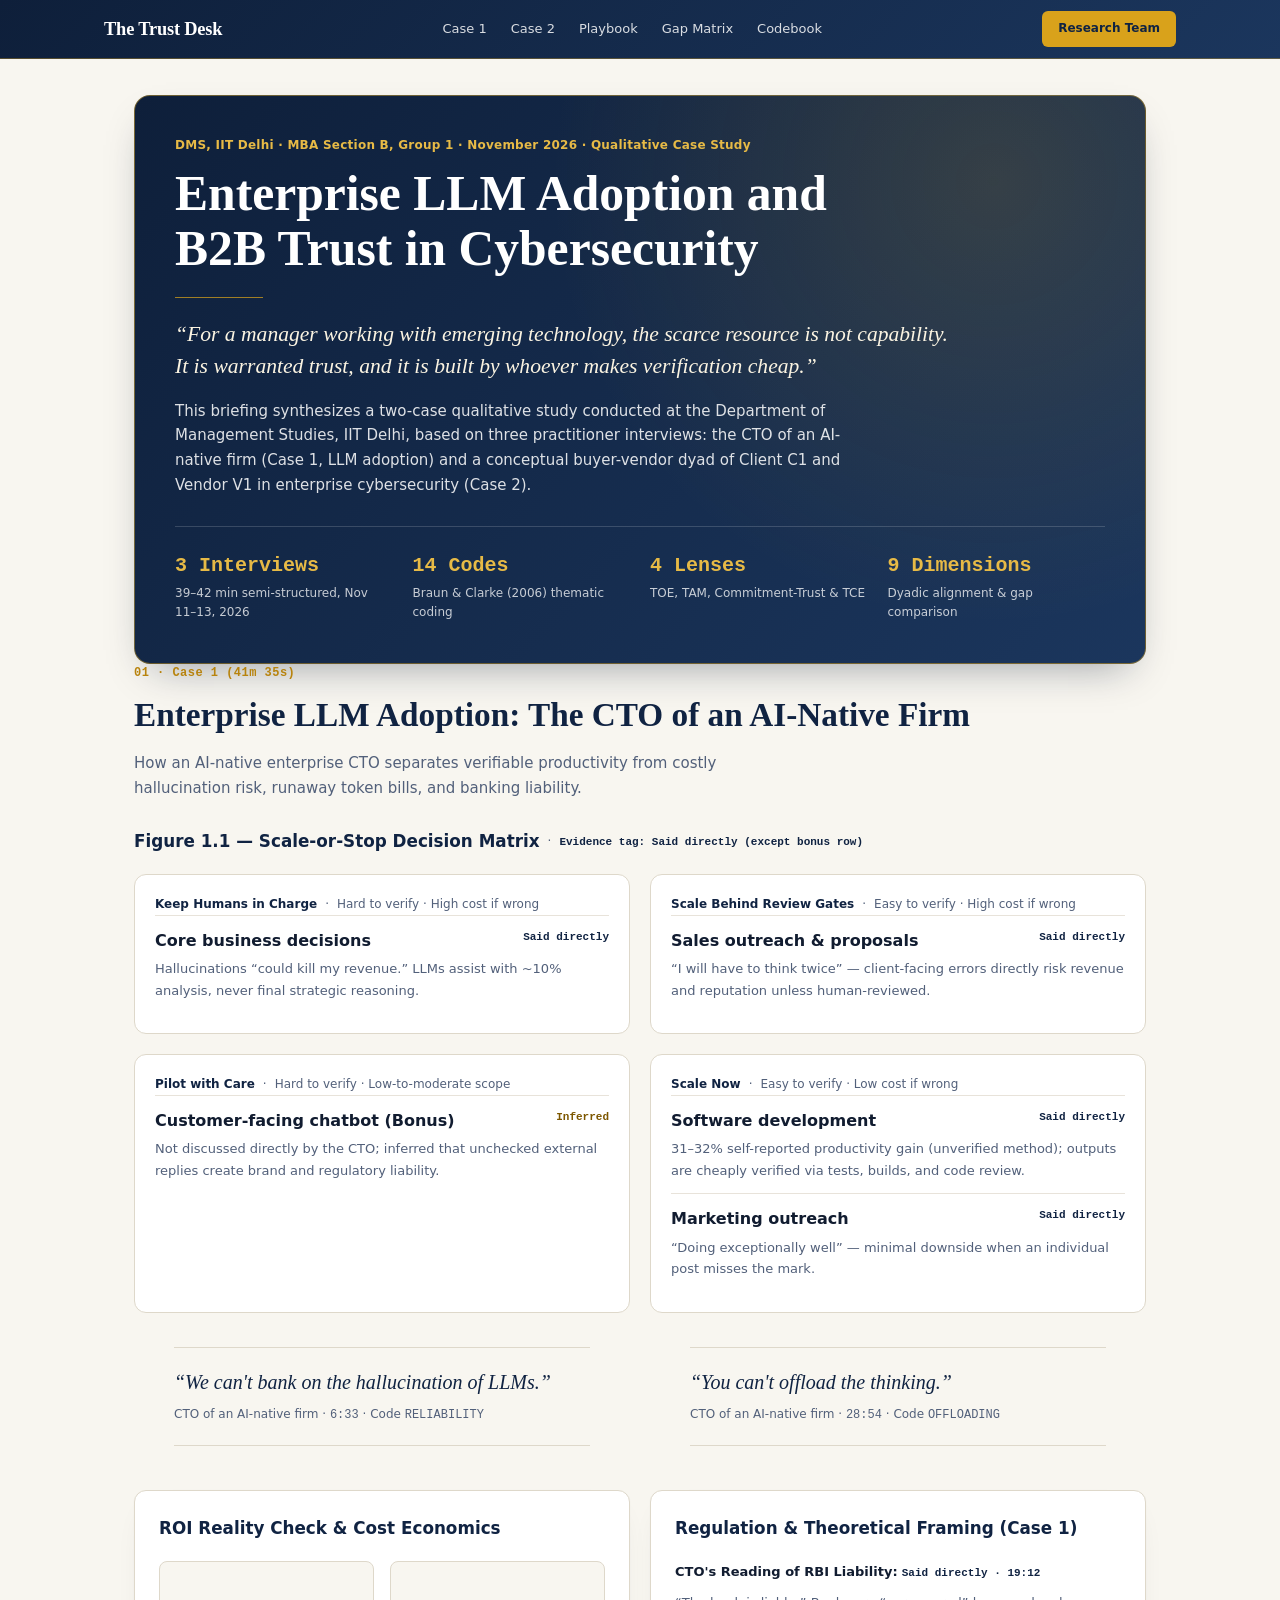
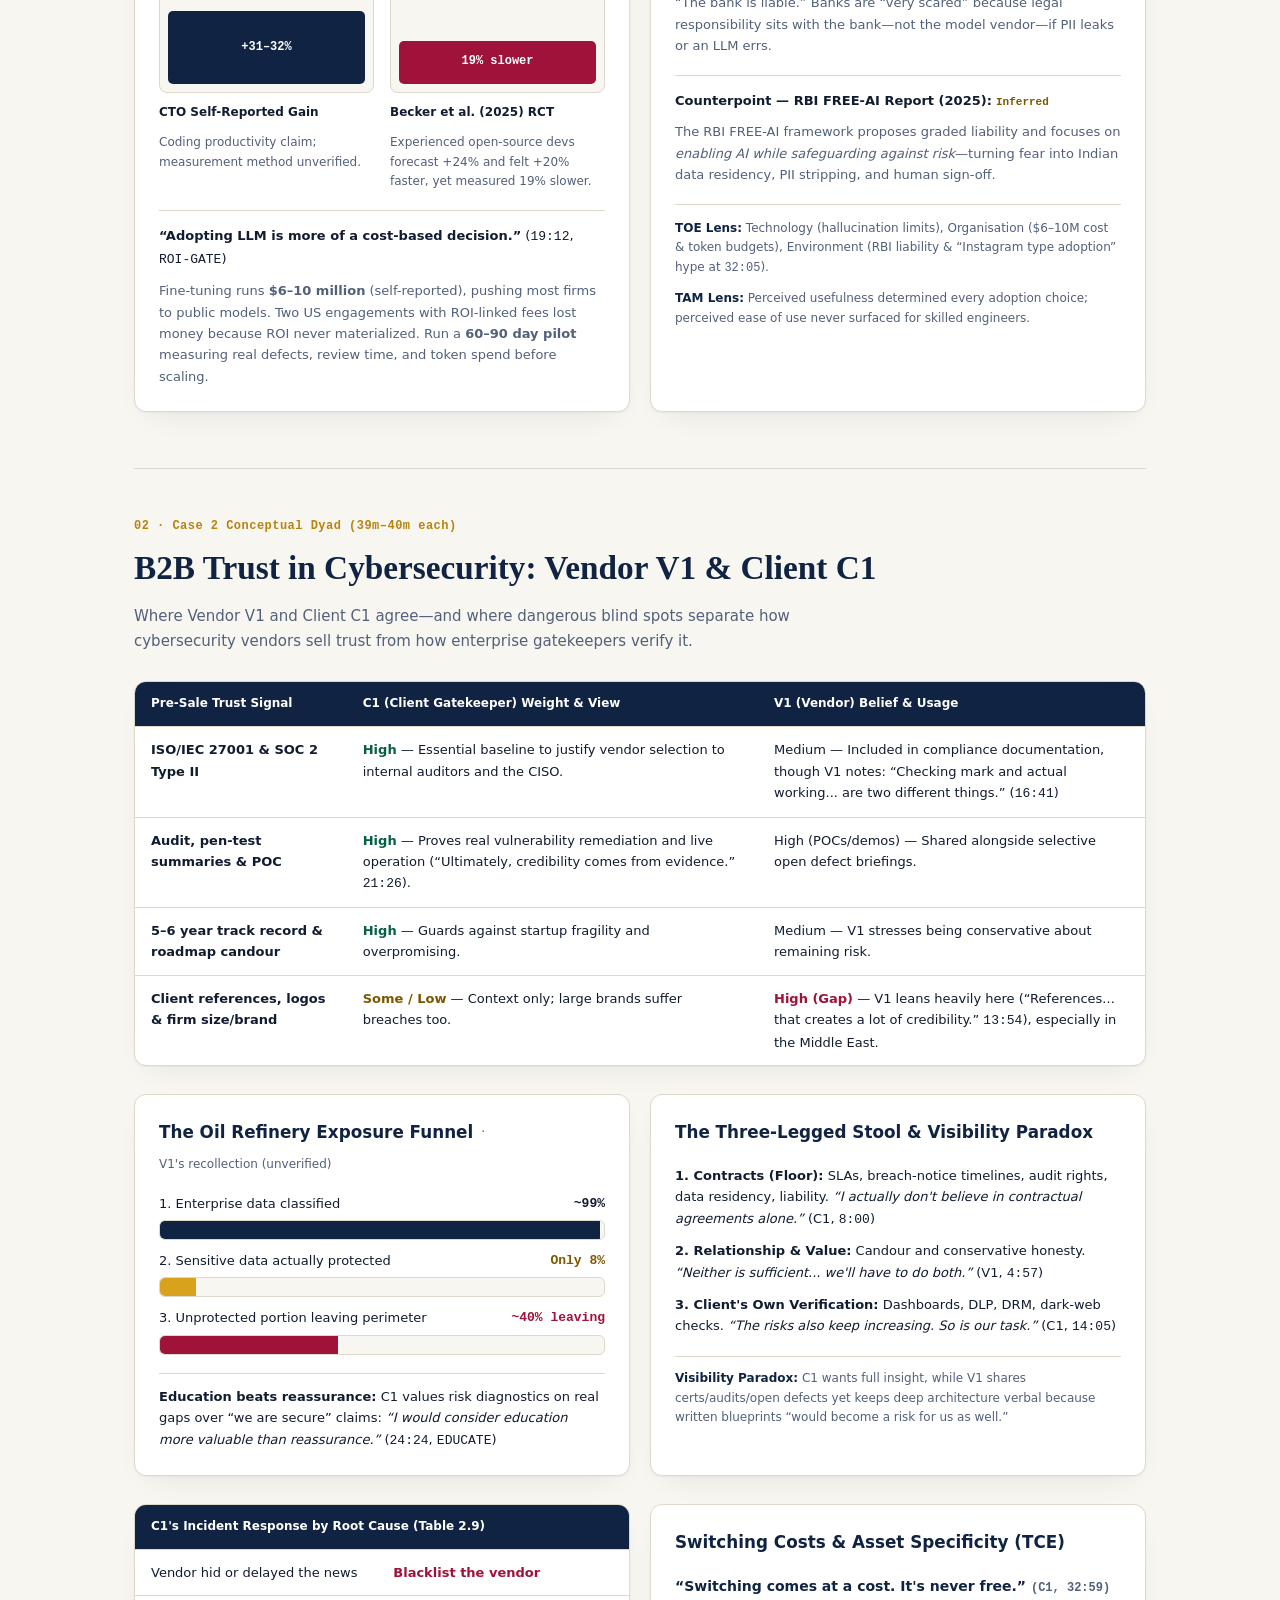
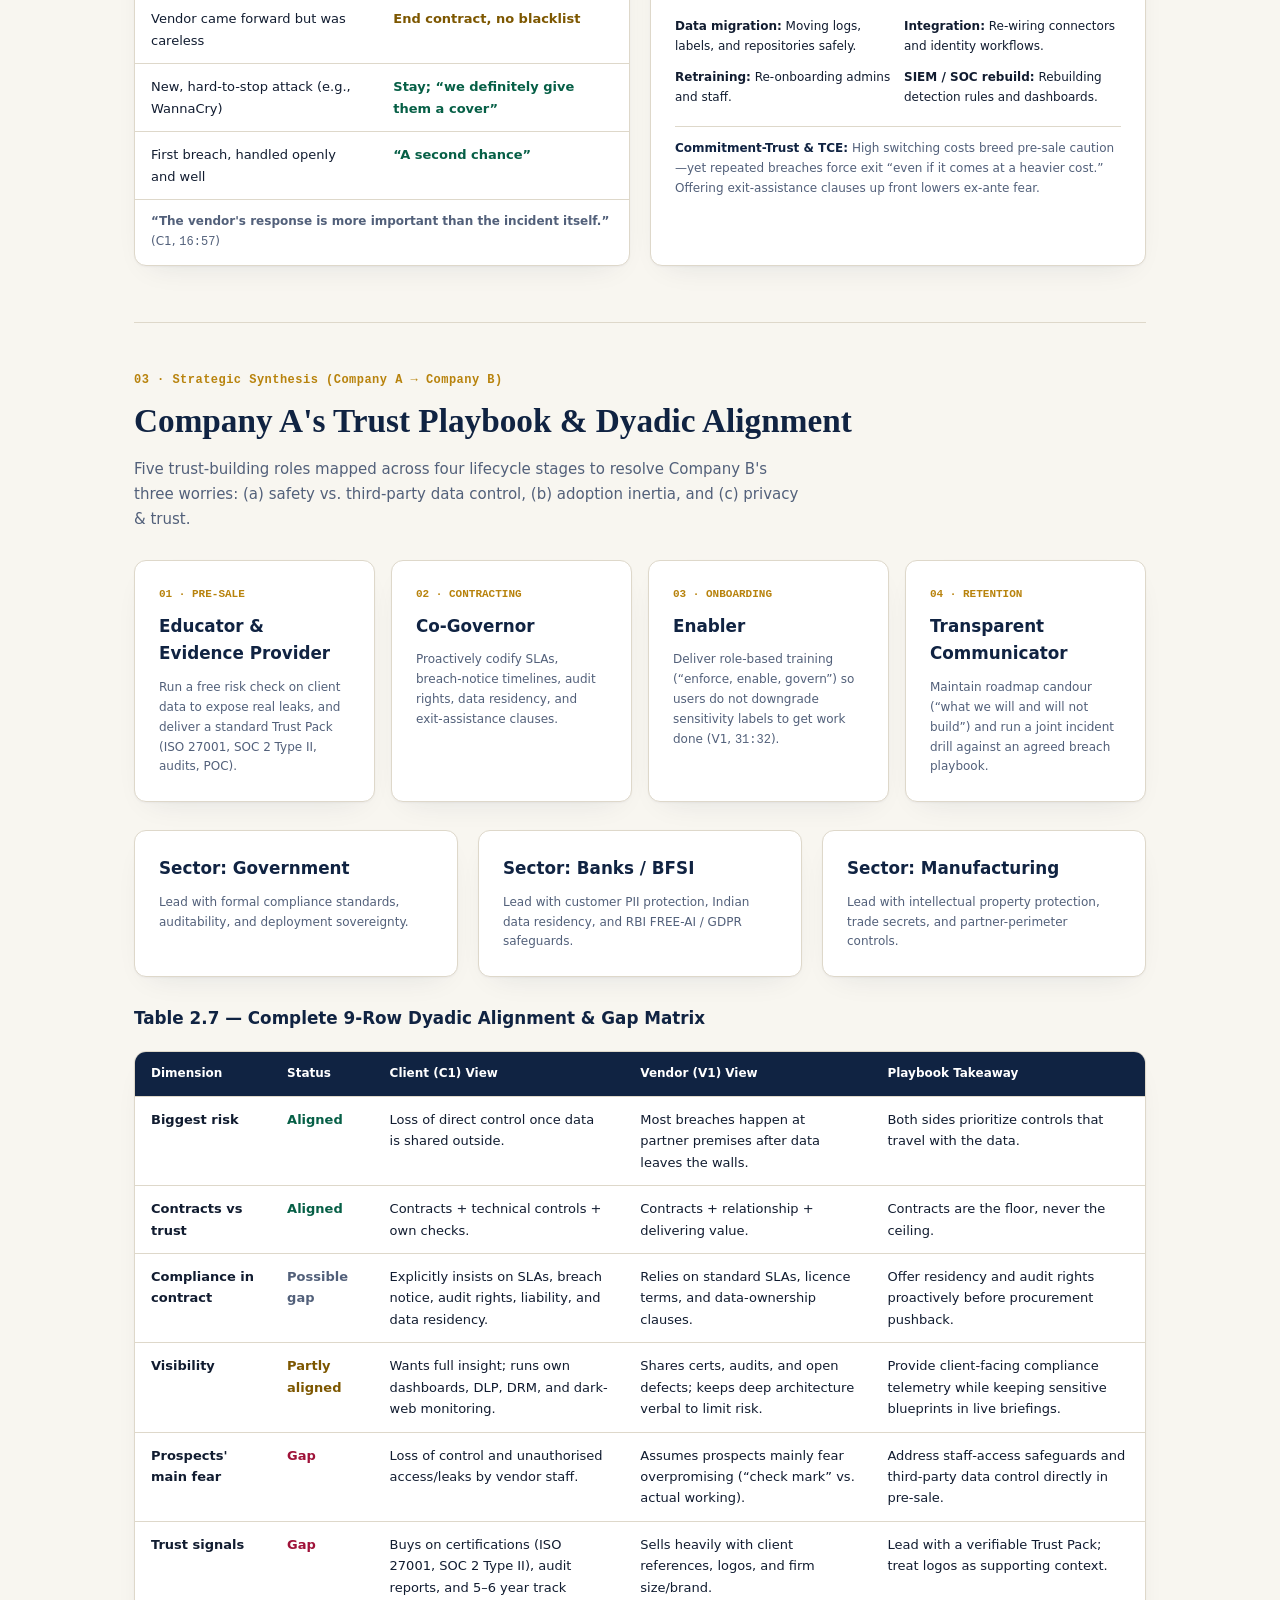
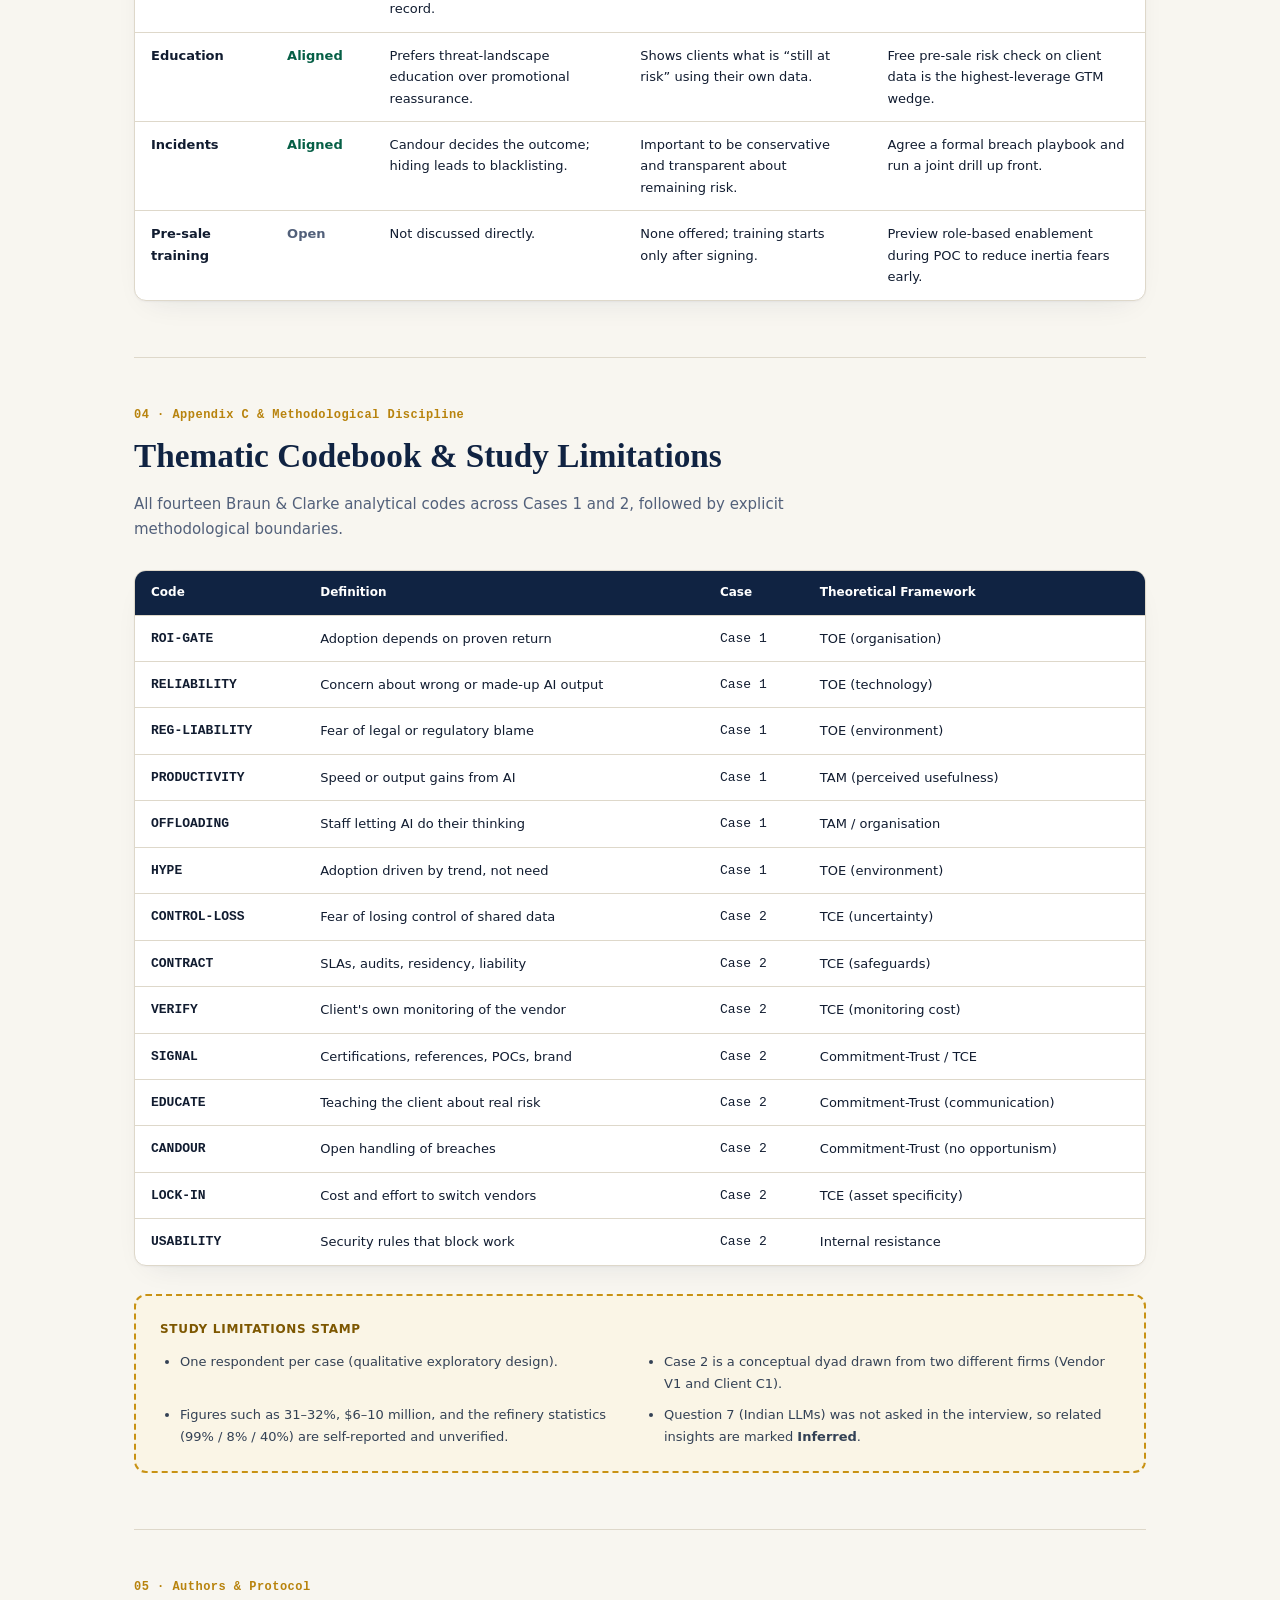
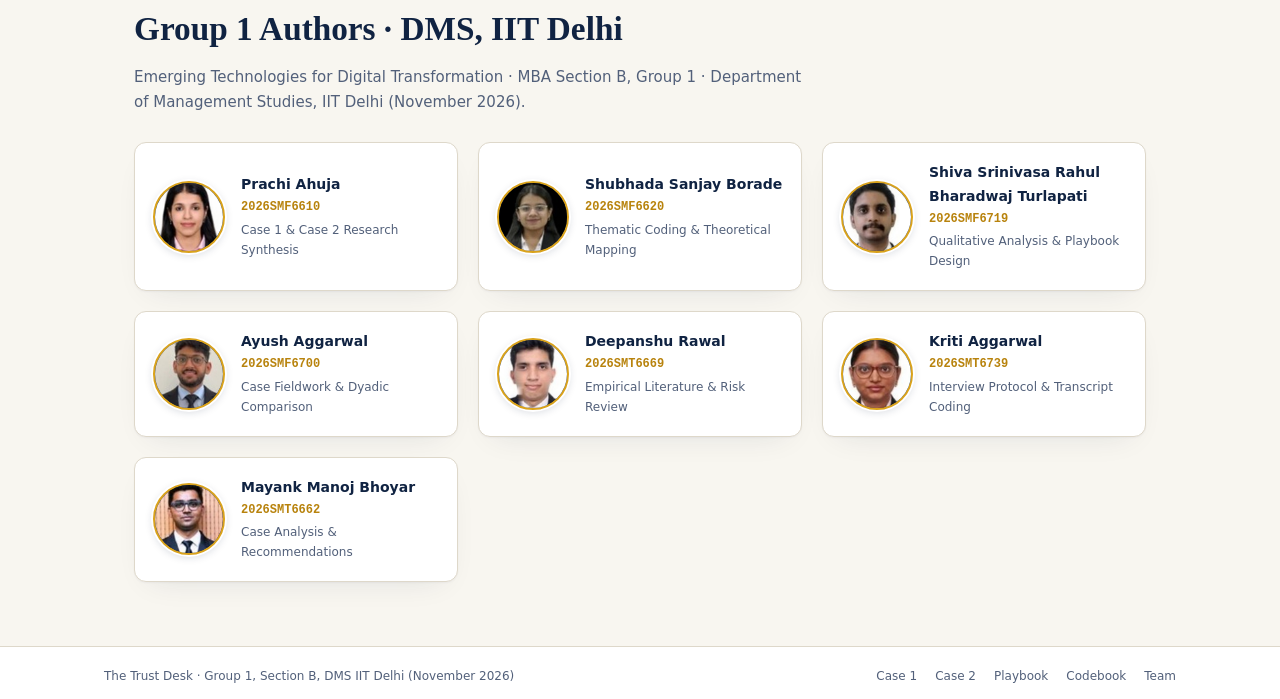
<file: public/trust-desk.html>
<!doctype html>
<html lang="en">
<head>
  <meta charset="UTF-8" />
  <meta name="viewport" content="width=device-width, initial-scale=1.0" />
  <title>The Trust Desk — Enterprise LLM Adoption &amp; B2B Trust in Cybersecurity</title>
  <meta name="description" content="Qualitative MBA research report summary on Enterprise LLM Adoption and B2B Trust in Cybersecurity, DMS IIT Delhi (November 2026)." />
  <link rel="stylesheet" href="trust-desk.css" />
</head>
<body id="top">
  <!-- Clean 3-Zone Top Bar -->
  <header class="topbar">
    <div class="container topbar-inner">
      <a href="#top" class="brand-wordmark">The Trust Desk</a>

      <nav class="nav-links" aria-label="Report sections">
        <a href="#case-1">Case 1</a>
        <a href="#case-2">Case 2</a>
        <a href="#playbook">Playbook</a>
        <a href="#dyadic-matrix">Gap Matrix</a>
        <a href="#codebook">Codebook</a>
      </nav>

      <a href="#team" class="btn-top-cta">Research Team</a>
    </div>
  </header>

  <main class="article-wrap">
    <!-- Hero Monograph Header -->
    <section class="grand-navy" aria-labelledby="report-title">
      <p class="meta-line-light">DMS, IIT Delhi · MBA Section B, Group 1 · November 2026 · Qualitative Case Study</p>
      <h1 id="report-title" class="hero-title">Enterprise LLM Adoption and B2B Trust in Cybersecurity</h1>
      <div class="gold-rule"></div>
      <p class="hero-quote">
        &ldquo;For a manager working with emerging technology, the scarce resource is not capability. It is warranted trust, and it is built by whoever makes verification cheap.&rdquo;
      </p>
      <p class="hero-summary">
        This briefing synthesizes a two-case qualitative study conducted at the Department of Management Studies, IIT Delhi, based on three practitioner interviews: the CTO of an AI-native firm (Case 1, LLM adoption) and a conceptual buyer-vendor dyad of Client C1 and Vendor V1 in enterprise cybersecurity (Case 2).
      </p>

      <div class="kpi-strip">
        <div>
          <div class="kpi-val">3 Interviews</div>
          <div class="kpi-label">39–42 min semi-structured, Nov 11–13, 2026</div>
        </div>
        <div>
          <div class="kpi-val">14 Codes</div>
          <div class="kpi-label">Braun &amp; Clarke (2006) thematic coding</div>
        </div>
        <div>
          <div class="kpi-val">4 Lenses</div>
          <div class="kpi-label">TOE, TAM, Commitment-Trust &amp; TCE</div>
        </div>
        <div>
          <div class="kpi-val">9 Dimensions</div>
          <div class="kpi-label">Dyadic alignment &amp; gap comparison</div>
        </div>
      </div>
    </section>

    <!-- 01. Case 1 -->
    <section id="case-1" class="section-block stack-lg">
      <div>
        <div class="chapter-index">01 · Case 1 (41m 35s)</div>
        <h2 class="chapter-title">Enterprise LLM Adoption: The CTO of an AI-Native Firm</h2>
        <p class="chapter-deck">
          How an AI-native enterprise CTO separates verifiable productivity from costly hallucination risk, runaway token bills, and banking liability.
        </p>
      </div>

      <!-- 1A Scale-or-Stop Board -->
      <div class="stack-md">
        <div class="meta-line">
          <h3 class="sub-heading">Figure 1.1 — Scale-or-Stop Decision Matrix</h3>
          <span aria-hidden="true">·</span>
          <span class="tag-inline tag-direct">Evidence tag: Said directly (except bonus row)</span>
        </div>

        <div class="grid-2">
          <div class="quadrant-box">
            <div class="meta-line">
              <strong style="color: var(--navy-imperial);">Keep Humans in Charge</strong>
              <span aria-hidden="true">·</span>
              <span>Hard to verify · High cost if wrong</span>
            </div>
            <div class="quadrant-item">
              <div style="display:flex;justify-content:space-between;gap:8px;">
                <strong>Core business decisions</strong>
                <span class="tag-inline tag-direct">Said directly</span>
              </div>
              <p style="font-size:13px;color:var(--ink-muted);margin-top:4px;">
                Hallucinations &ldquo;could kill my revenue.&rdquo; LLMs assist with ~10% analysis, never final strategic reasoning.
              </p>
            </div>
          </div>

          <div class="quadrant-box">
            <div class="meta-line">
              <strong style="color: var(--navy-imperial);">Scale Behind Review Gates</strong>
              <span aria-hidden="true">·</span>
              <span>Easy to verify · High cost if wrong</span>
            </div>
            <div class="quadrant-item">
              <div style="display:flex;justify-content:space-between;gap:8px;">
                <strong>Sales outreach &amp; proposals</strong>
                <span class="tag-inline tag-direct">Said directly</span>
              </div>
              <p style="font-size:13px;color:var(--ink-muted);margin-top:4px;">
                &ldquo;I will have to think twice&rdquo; — client-facing errors directly risk revenue and reputation unless human-reviewed.
              </p>
            </div>
          </div>

          <div class="quadrant-box">
            <div class="meta-line">
              <strong style="color: var(--navy-imperial);">Pilot with Care</strong>
              <span aria-hidden="true">·</span>
              <span>Hard to verify · Low-to-moderate scope</span>
            </div>
            <div class="quadrant-item">
              <div style="display:flex;justify-content:space-between;gap:8px;">
                <strong>Customer-facing chatbot (Bonus)</strong>
                <span class="tag-inline tag-inferred">Inferred</span>
              </div>
              <p style="font-size:13px;color:var(--ink-muted);margin-top:4px;">
                Not discussed directly by the CTO; inferred that unchecked external replies create brand and regulatory liability.
              </p>
            </div>
          </div>

          <div class="quadrant-box">
            <div class="meta-line">
              <strong style="color: var(--navy-imperial);">Scale Now</strong>
              <span aria-hidden="true">·</span>
              <span>Easy to verify · Low cost if wrong</span>
            </div>
            <div class="quadrant-item">
              <div style="display:flex;justify-content:space-between;gap:8px;">
                <strong>Software development</strong>
                <span class="tag-inline tag-direct">Said directly</span>
              </div>
              <p style="font-size:13px;color:var(--ink-muted);margin-top:4px;">
                31–32% self-reported productivity gain (unverified method); outputs are cheaply verified via tests, builds, and code review.
              </p>
            </div>
            <div class="quadrant-item">
              <div style="display:flex;justify-content:space-between;gap:8px;">
                <strong>Marketing outreach</strong>
                <span class="tag-inline tag-direct">Said directly</span>
              </div>
              <p style="font-size:13px;color:var(--ink-muted);margin-top:4px;">
                &ldquo;Doing exceptionally well&rdquo; — minimal downside when an individual post misses the mark.
              </p>
            </div>
          </div>
        </div>

        <div class="grid-2">
          <figure class="pull-quote">
            <blockquote>&ldquo;We can&apos;t bank on the hallucination of LLMs.&rdquo;</blockquote>
            <figcaption>CTO of an AI-native firm · <span class="mono">6:33</span> · Code <span class="mono">RELIABILITY</span></figcaption>
          </figure>
          <figure class="pull-quote">
            <blockquote>&ldquo;You can&apos;t offload the thinking.&rdquo;</blockquote>
            <figcaption>CTO of an AI-native firm · <span class="mono">28:54</span> · Code <span class="mono">OFFLOADING</span></figcaption>
          </figure>
        </div>
      </div>

      <!-- 1B ROI Reality Check & 1C Regulation -->
      <div class="grid-2">
        <div class="grand-card stack-md">
          <h3 class="sub-heading">ROI Reality Check &amp; Cost Economics</h3>
          <div class="bar-compare">
            <div class="stack-sm">
              <div class="bar-well">
                <div class="bar-fill" style="height:64%;background:var(--navy-imperial);">+31–32%</div>
              </div>
              <p style="font-size:12px;font-weight:700;">CTO Self-Reported Gain</p>
              <p style="font-size:12px;color:var(--ink-muted);">Coding productivity claim; measurement method unverified.</p>
            </div>
            <div class="stack-sm">
              <div class="bar-well">
                <div class="bar-fill" style="height:38%;background:#9f1239;">19% slower</div>
              </div>
              <p style="font-size:12px;font-weight:700;">Becker et al. (2025) RCT</p>
              <p style="font-size:12px;color:var(--ink-muted);">Experienced open-source devs forecast +24% and felt +20% faster, yet measured 19% slower.</p>
            </div>
          </div>
          <div style="border-top:1px solid var(--border);padding-top:14px;font-size:13px;" class="stack-sm">
            <p><strong>&ldquo;Adopting LLM is more of a cost-based decision.&rdquo;</strong> (<span class="mono">19:12</span>, <span class="mono">ROI-GATE</span>)</p>
            <p style="color:var(--ink-muted);">Fine-tuning runs <strong>$6–10 million</strong> (self-reported), pushing most firms to public models. Two US engagements with ROI-linked fees lost money because ROI never materialized. Run a <strong>60–90 day pilot</strong> measuring real defects, review time, and token spend before scaling.</p>
          </div>
        </div>

        <div class="grand-card stack-md">
          <h3 class="sub-heading">Regulation &amp; Theoretical Framing (Case 1)</h3>
          <div class="stack-sm" style="font-size:13px;">
            <p><strong>CTO&apos;s Reading of RBI Liability:</strong> <span class="tag-inline tag-direct">Said directly · 19:12</span></p>
            <p style="color:var(--ink-muted);">&ldquo;The bank is liable.&rdquo; Banks are &ldquo;very scared&rdquo; because legal responsibility sits with the bank—not the model vendor—if PII leaks or an LLM errs.</p>
          </div>
          <div class="stack-sm" style="border-top:1px solid var(--border);padding-top:14px;font-size:13px;">
            <p><strong>Counterpoint — RBI FREE-AI Report (2025):</strong> <span class="tag-inline tag-inferred">Inferred</span></p>
            <p style="color:var(--ink-muted);">The RBI FREE-AI framework proposes graded liability and focuses on <em>enabling AI while safeguarding against risk</em>—turning fear into Indian data residency, PII stripping, and human sign-off.</p>
          </div>
          <div class="stack-sm" style="border-top:1px solid var(--border);padding-top:14px;font-size:12px;color:var(--ink-muted);">
            <p><strong style="color:var(--navy-imperial);">TOE Lens:</strong> Technology (hallucination limits), Organisation ($6–10M cost &amp; token budgets), Environment (RBI liability &amp; &ldquo;Instagram type adoption&rdquo; hype at <span class="mono">32:05</span>).</p>
            <p><strong style="color:var(--navy-imperial);">TAM Lens:</strong> Perceived usefulness determined every adoption choice; perceived ease of use never surfaced for skilled engineers.</p>
          </div>
        </div>
      </div>
    </section>

    <!-- 02. Case 2 -->
    <section id="case-2" class="section-block stack-lg">
      <div>
        <div class="chapter-index">02 · Case 2 Conceptual Dyad (39m–40m each)</div>
        <h2 class="chapter-title">B2B Trust in Cybersecurity: Vendor V1 &amp; Client C1</h2>
        <p class="chapter-deck">
          Where Vendor V1 and Client C1 agree—and where dangerous blind spots separate how cybersecurity vendors sell trust from how enterprise gatekeepers verify it.
        </p>
      </div>

      <!-- 2A Pre-Sale Evidence vs Social Signals -->
      <div class="table-wrap">
        <table class="data-table">
          <thead>
            <tr>
              <th>Pre-Sale Trust Signal</th>
              <th>C1 (Client Gatekeeper) Weight &amp; View</th>
              <th>V1 (Vendor) Belief &amp; Usage</th>
            </tr>
          </thead>
          <tbody>
            <tr>
              <td><strong>ISO/IEC 27001 &amp; SOC 2 Type II</strong></td>
              <td><span class="status-aligned">High</span> — Essential baseline to justify vendor selection to internal auditors and the CISO.</td>
              <td>Medium — Included in compliance documentation, though V1 notes: &ldquo;Checking mark and actual working... are two different things.&rdquo; (<span class="mono">16:41</span>)</td>
            </tr>
            <tr>
              <td><strong>Audit, pen-test summaries &amp; POC</strong></td>
              <td><span class="status-aligned">High</span> — Proves real vulnerability remediation and live operation (&ldquo;Ultimately, credibility comes from evidence.&rdquo; <span class="mono">21:26</span>).</td>
              <td>High (POCs/demos) — Shared alongside selective open defect briefings.</td>
            </tr>
            <tr>
              <td><strong>5–6 year track record &amp; roadmap candour</strong></td>
              <td><span class="status-aligned">High</span> — Guards against startup fragility and overpromising.</td>
              <td>Medium — V1 stresses being conservative about remaining risk.</td>
            </tr>
            <tr>
              <td><strong>Client references, logos &amp; firm size/brand</strong></td>
              <td><span class="status-partly">Some / Low</span> — Context only; large brands suffer breaches too.</td>
              <td><span class="status-gap">High (Gap)</span> — V1 leans heavily here (&ldquo;References... that creates a lot of credibility.&rdquo; <span class="mono">13:54</span>), especially in the Middle East.</td>
            </tr>
          </tbody>
        </table>
      </div>

      <!-- 2B Refinery Funnel & 2C Three-Legged Stool -->
      <div class="grid-2">
        <div class="grand-card stack-md">
          <div class="meta-line">
            <h3 class="sub-heading">The Oil Refinery Exposure Funnel</h3>
            <span aria-hidden="true">·</span>
            <span>V1&apos;s recollection (unverified)</span>
          </div>
          <div class="stack-sm" style="font-size:13px;">
            <div>
              <div style="display:flex;justify-content:space-between;"><span>1. Enterprise data classified</span><strong class="mono">~99%</strong></div>
              <div class="funnel-track"><div class="funnel-fill" style="width:99%;background:var(--navy-imperial);"></div></div>
            </div>
            <div>
              <div style="display:flex;justify-content:space-between;"><span>2. Sensitive data actually protected</span><strong class="mono" style="color:var(--amber);">Only 8%</strong></div>
              <div class="funnel-track"><div class="funnel-fill" style="width:8%;background:var(--gold);"></div></div>
            </div>
            <div>
              <div style="display:flex;justify-content:space-between;"><span>3. Unprotected portion leaving perimeter</span><strong class="mono" style="color:var(--rose);">~40% leaving</strong></div>
              <div class="funnel-track"><div class="funnel-fill" style="width:40%;background:#9f1239;"></div></div>
            </div>
          </div>
          <p style="font-size:13px;border-top:1px solid var(--border);padding-top:12px;">
            <strong>Education beats reassurance:</strong> C1 values risk diagnostics on real gaps over &ldquo;we are secure&rdquo; claims: <em>&ldquo;I would consider education more valuable than reassurance.&rdquo;</em> (<span class="mono">24:24</span>, <span class="mono">EDUCATE</span>)
          </p>
        </div>

        <div class="grand-card stack-md">
          <h3 class="sub-heading">The Three-Legged Stool &amp; Visibility Paradox</h3>
          <div class="stack-sm" style="font-size:13px;">
            <p><strong>1. Contracts (Floor):</strong> SLAs, breach-notice timelines, audit rights, data residency, liability. <em>&ldquo;I actually don&apos;t believe in contractual agreements alone.&rdquo;</em> (C1, <span class="mono">8:00</span>)</p>
            <p><strong>2. Relationship &amp; Value:</strong> Candour and conservative honesty. <em>&ldquo;Neither is sufficient... we&apos;ll have to do both.&rdquo;</em> (V1, <span class="mono">4:57</span>)</p>
            <p><strong>3. Client&apos;s Own Verification:</strong> Dashboards, DLP, DRM, dark-web checks. <em>&ldquo;The risks also keep increasing. So is our task.&rdquo;</em> (C1, <span class="mono">14:05</span>)</p>
          </div>
          <p style="font-size:12px;color:var(--ink-muted);border-top:1px solid var(--border);padding-top:12px;">
            <strong style="color:var(--navy-imperial);">Visibility Paradox:</strong> C1 wants full insight, while V1 shares certs/audits/open defects yet keeps deep architecture verbal because written blueprints &ldquo;would become a risk for us as well.&rdquo;
          </p>
        </div>
      </div>

      <!-- 2D Breach Response Table 2.9 & 2E Lock-In -->
      <div class="grid-2">
        <div class="table-wrap">
          <table class="data-table">
            <thead>
              <tr>
                <th colspan="2">C1&apos;s Incident Response by Root Cause (Table 2.9)</th>
              </tr>
            </thead>
            <tbody>
              <tr>
                <td>Vendor hid or delayed the news</td>
                <td class="status-gap">Blacklist the vendor</td>
              </tr>
              <tr>
                <td>Vendor came forward but was careless</td>
                <td class="status-partly">End contract, no blacklist</td>
              </tr>
              <tr>
                <td>New, hard-to-stop attack (e.g., WannaCry)</td>
                <td class="status-aligned">Stay; &ldquo;we definitely give them a cover&rdquo;</td>
              </tr>
              <tr>
                <td>First breach, handled openly and well</td>
                <td class="status-aligned">&ldquo;A second chance&rdquo;</td>
              </tr>
            </tbody>
          </table>
          <div style="padding:12px 16px;font-size:12px;color:var(--ink-muted);border-top:1px solid var(--border);">
            <strong>&ldquo;The vendor&apos;s response is more important than the incident itself.&rdquo;</strong> (C1, <span class="mono">16:57</span>)
          </div>
        </div>

        <div class="grand-card stack-md">
          <h3 class="sub-heading">Switching Costs &amp; Asset Specificity (TCE)</h3>
          <p style="font-size:14px;font-weight:600;color:var(--navy-imperial);">&ldquo;Switching comes at a cost. It&apos;s never free.&rdquo; <span class="mono" style="font-size:12px;color:var(--ink-muted);">(C1, 32:59)</span></p>
          <div class="grid-2" style="gap:12px;font-size:12px;">
            <div><strong>Data migration:</strong> Moving logs, labels, and repositories safely.</div>
            <div><strong>Integration:</strong> Re-wiring connectors and identity workflows.</div>
            <div><strong>Retraining:</strong> Re-onboarding admins and staff.</div>
            <div><strong>SIEM / SOC rebuild:</strong> Rebuilding detection rules and dashboards.</div>
          </div>
          <p style="font-size:12px;color:var(--ink-muted);border-top:1px solid var(--border);padding-top:12px;">
            <strong style="color:var(--navy-imperial);">Commitment-Trust &amp; TCE:</strong> High switching costs breed pre-sale caution—yet repeated breaches force exit &ldquo;even if it comes at a heavier cost.&rdquo; Offering exit-assistance clauses up front lowers ex-ante fear.
          </p>
        </div>
      </div>
    </section>

    <!-- 03. Strategic Playbook & Dyadic Matrix -->
    <section id="playbook" class="section-block stack-lg">
      <div>
        <div class="chapter-index">03 · Strategic Synthesis (Company A → Company B)</div>
        <h2 class="chapter-title">Company A&apos;s Trust Playbook &amp; Dyadic Alignment</h2>
        <p class="chapter-deck">
          Five trust-building roles mapped across four lifecycle stages to resolve Company B&apos;s three worries: (a) safety vs. third-party data control, (b) adoption inertia, and (c) privacy &amp; trust.
        </p>
      </div>

      <div class="grid-4">
        <div class="grand-card stack-sm">
          <div class="mono" style="font-size:11px;font-weight:700;color:var(--gold-burnished);">01 · PRE-SALE</div>
          <h3 class="sub-heading">Educator &amp; Evidence Provider</h3>
          <p style="font-size:12px;color:var(--ink-muted);">Run a free risk check on client data to expose real leaks, and deliver a standard Trust Pack (ISO 27001, SOC 2 Type II, audits, POC).</p>
        </div>
        <div class="grand-card stack-sm">
          <div class="mono" style="font-size:11px;font-weight:700;color:var(--gold-burnished);">02 · CONTRACTING</div>
          <h3 class="sub-heading">Co-Governor</h3>
          <p style="font-size:12px;color:var(--ink-muted);">Proactively codify SLAs, breach-notice timelines, audit rights, data residency, and exit-assistance clauses.</p>
        </div>
        <div class="grand-card stack-sm">
          <div class="mono" style="font-size:11px;font-weight:700;color:var(--gold-burnished);">03 · ONBOARDING</div>
          <h3 class="sub-heading">Enabler</h3>
          <p style="font-size:12px;color:var(--ink-muted);">Deliver role-based training (&ldquo;enforce, enable, govern&rdquo;) so users do not downgrade sensitivity labels to get work done (V1, <span class="mono">31:32</span>).</p>
        </div>
        <div class="grand-card stack-sm">
          <div class="mono" style="font-size:11px;font-weight:700;color:var(--gold-burnished);">04 · RETENTION</div>
          <h3 class="sub-heading">Transparent Communicator</h3>
          <p style="font-size:12px;color:var(--ink-muted);">Maintain roadmap candour (&ldquo;what we will and will not build&rdquo;) and run a joint incident drill against an agreed breach playbook.</p>
        </div>
      </div>

      <div class="grid-3">
        <div class="grand-card stack-sm">
          <h3 class="sub-heading">Sector: Government</h3>
          <p style="font-size:12px;color:var(--ink-muted);">Lead with formal compliance standards, auditability, and deployment sovereignty.</p>
        </div>
        <div class="grand-card stack-sm">
          <h3 class="sub-heading">Sector: Banks / BFSI</h3>
          <p style="font-size:12px;color:var(--ink-muted);">Lead with customer PII protection, Indian data residency, and RBI FREE-AI / GDPR safeguards.</p>
        </div>
        <div class="grand-card stack-sm">
          <h3 class="sub-heading">Sector: Manufacturing</h3>
          <p style="font-size:12px;color:var(--ink-muted);">Lead with intellectual property protection, trade secrets, and partner-perimeter controls.</p>
        </div>
      </div>

      <!-- Complete 9-row Table 2.7 -->
      <div id="dyadic-matrix" class="stack-md">
        <h3 class="sub-heading">Table 2.7 — Complete 9-Row Dyadic Alignment &amp; Gap Matrix</h3>
        <div class="table-wrap">
          <table class="data-table">
            <thead>
              <tr>
                <th>Dimension</th>
                <th>Status</th>
                <th>Client (C1) View</th>
                <th>Vendor (V1) View</th>
                <th>Playbook Takeaway</th>
              </tr>
            </thead>
            <tbody>
              <tr>
                <td><strong>Biggest risk</strong></td>
                <td><span class="status-aligned">Aligned</span></td>
                <td>Loss of direct control once data is shared outside.</td>
                <td>Most breaches happen at partner premises after data leaves the walls.</td>
                <td>Both sides prioritize controls that travel with the data.</td>
              </tr>
              <tr>
                <td><strong>Contracts vs trust</strong></td>
                <td><span class="status-aligned">Aligned</span></td>
                <td>Contracts + technical controls + own checks.</td>
                <td>Contracts + relationship + delivering value.</td>
                <td>Contracts are the floor, never the ceiling.</td>
              </tr>
              <tr>
                <td><strong>Compliance in contract</strong></td>
                <td><span class="status-open">Possible gap</span></td>
                <td>Explicitly insists on SLAs, breach notice, audit rights, liability, and data residency.</td>
                <td>Relies on standard SLAs, licence terms, and data-ownership clauses.</td>
                <td>Offer residency and audit rights proactively before procurement pushback.</td>
              </tr>
              <tr>
                <td><strong>Visibility</strong></td>
                <td><span class="status-partly">Partly aligned</span></td>
                <td>Wants full insight; runs own dashboards, DLP, DRM, and dark-web monitoring.</td>
                <td>Shares certs, audits, and open defects; keeps deep architecture verbal to limit risk.</td>
                <td>Provide client-facing compliance telemetry while keeping sensitive blueprints in live briefings.</td>
              </tr>
              <tr>
                <td><strong>Prospects&apos; main fear</strong></td>
                <td><span class="status-gap">Gap</span></td>
                <td>Loss of control and unauthorised access/leaks by vendor staff.</td>
                <td>Assumes prospects mainly fear overpromising (&ldquo;check mark&rdquo; vs. actual working).</td>
                <td>Address staff-access safeguards and third-party data control directly in pre-sale.</td>
              </tr>
              <tr>
                <td><strong>Trust signals</strong></td>
                <td><span class="status-gap">Gap</span></td>
                <td>Buys on certifications (ISO 27001, SOC 2 Type II), audit reports, and 5–6 year track record.</td>
                <td>Sells heavily with client references, logos, and firm size/brand.</td>
                <td>Lead with a verifiable Trust Pack; treat logos as supporting context.</td>
              </tr>
              <tr>
                <td><strong>Education</strong></td>
                <td><span class="status-aligned">Aligned</span></td>
                <td>Prefers threat-landscape education over promotional reassurance.</td>
                <td>Shows clients what is &ldquo;still at risk&rdquo; using their own data.</td>
                <td>Free pre-sale risk check on client data is the highest-leverage GTM wedge.</td>
              </tr>
              <tr>
                <td><strong>Incidents</strong></td>
                <td><span class="status-aligned">Aligned</span></td>
                <td>Candour decides the outcome; hiding leads to blacklisting.</td>
                <td>Important to be conservative and transparent about remaining risk.</td>
                <td>Agree a formal breach playbook and run a joint drill up front.</td>
              </tr>
              <tr>
                <td><strong>Pre-sale training</strong></td>
                <td><span class="status-open">Open</span></td>
                <td>Not discussed directly.</td>
                <td>None offered; training starts only after signing.</td>
                <td>Preview role-based enablement during POC to reduce inertia fears early.</td>
              </tr>
            </tbody>
          </table>
        </div>
      </div>
    </section>

    <!-- 04. Codebook & Study Limitations -->
    <section id="codebook" class="section-block stack-lg">
      <div>
        <div class="chapter-index">04 · Appendix C &amp; Methodological Discipline</div>
        <h2 class="chapter-title">Thematic Codebook &amp; Study Limitations</h2>
        <p class="chapter-deck">
          All fourteen Braun &amp; Clarke analytical codes across Cases 1 and 2, followed by explicit methodological boundaries.
        </p>
      </div>

      <div class="table-wrap">
        <table class="data-table">
          <thead>
            <tr>
              <th>Code</th>
              <th>Definition</th>
              <th>Case</th>
              <th>Theoretical Framework</th>
            </tr>
          </thead>
          <tbody>
            <tr><td class="mono"><strong>ROI-GATE</strong></td><td>Adoption depends on proven return</td><td class="mono">Case 1</td><td>TOE (organisation)</td></tr>
            <tr><td class="mono"><strong>RELIABILITY</strong></td><td>Concern about wrong or made-up AI output</td><td class="mono">Case 1</td><td>TOE (technology)</td></tr>
            <tr><td class="mono"><strong>REG-LIABILITY</strong></td><td>Fear of legal or regulatory blame</td><td class="mono">Case 1</td><td>TOE (environment)</td></tr>
            <tr><td class="mono"><strong>PRODUCTIVITY</strong></td><td>Speed or output gains from AI</td><td class="mono">Case 1</td><td>TAM (perceived usefulness)</td></tr>
            <tr><td class="mono"><strong>OFFLOADING</strong></td><td>Staff letting AI do their thinking</td><td class="mono">Case 1</td><td>TAM / organisation</td></tr>
            <tr><td class="mono"><strong>HYPE</strong></td><td>Adoption driven by trend, not need</td><td class="mono">Case 1</td><td>TOE (environment)</td></tr>
            <tr><td class="mono"><strong>CONTROL-LOSS</strong></td><td>Fear of losing control of shared data</td><td class="mono">Case 2</td><td>TCE (uncertainty)</td></tr>
            <tr><td class="mono"><strong>CONTRACT</strong></td><td>SLAs, audits, residency, liability</td><td class="mono">Case 2</td><td>TCE (safeguards)</td></tr>
            <tr><td class="mono"><strong>VERIFY</strong></td><td>Client&apos;s own monitoring of the vendor</td><td class="mono">Case 2</td><td>TCE (monitoring cost)</td></tr>
            <tr><td class="mono"><strong>SIGNAL</strong></td><td>Certifications, references, POCs, brand</td><td class="mono">Case 2</td><td>Commitment-Trust / TCE</td></tr>
            <tr><td class="mono"><strong>EDUCATE</strong></td><td>Teaching the client about real risk</td><td class="mono">Case 2</td><td>Commitment-Trust (communication)</td></tr>
            <tr><td class="mono"><strong>CANDOUR</strong></td><td>Open handling of breaches</td><td class="mono">Case 2</td><td>Commitment-Trust (no opportunism)</td></tr>
            <tr><td class="mono"><strong>LOCK-IN</strong></td><td>Cost and effort to switch vendors</td><td class="mono">Case 2</td><td>TCE (asset specificity)</td></tr>
            <tr><td class="mono"><strong>USABILITY</strong></td><td>Security rules that block work</td><td class="mono">Case 2</td><td>Internal resistance</td></tr>
          </tbody>
        </table>
      </div>

      <div id="limitations" class="stamp-box">
        <h3 style="font-size:12px;font-weight:700;text-transform:uppercase;letter-spacing:0.06em;color:var(--amber);">Study Limitations Stamp</h3>
        <ul class="grid-2" style="gap:10px 28px;">
          <li>One respondent per case (qualitative exploratory design).</li>
          <li>Case 2 is a conceptual dyad drawn from two different firms (Vendor V1 and Client C1).</li>
          <li>Figures such as 31–32%, $6–10 million, and the refinery statistics (99% / 8% / 40%) are self-reported and unverified.</li>
          <li>Question 7 (Indian LLMs) was not asked in the interview, so related insights are marked <strong>Inferred</strong>.</li>
        </ul>
      </div>
    </section>

    <!-- 05. Research Team -->
    <section id="team" class="section-block stack-lg">
      <div>
        <div class="chapter-index">05 · Authors &amp; Protocol</div>
        <h2 class="chapter-title">Group 1 Authors · DMS, IIT Delhi</h2>
        <p class="chapter-deck">
          Emerging Technologies for Digital Transformation · MBA Section B, Group 1 · Department of Management Studies, IIT Delhi (November 2026).
        </p>
      </div>

      <div class="grid-3">
        <article class="member-card">
          <div class="portrait-ring">
            <img src="assets/team/prachi.jpg" alt="Portrait of Prachi Ahuja" referrerpolicy="no-referrer" />
          </div>
          <div>
            <h3 style="font-size:14px;font-weight:700;color:var(--navy-imperial);">Prachi Ahuja</h3>
            <p class="mono" style="font-size:12px;font-weight:600;color:var(--gold-burnished);margin-top:2px;">2026SMF6610</p>
            <p style="font-size:12px;color:var(--ink-muted);margin-top:3px;">Case 1 &amp; Case 2 Research Synthesis</p>
          </div>
        </article>

        <article class="member-card">
          <div class="portrait-ring">
            <img src="assets/team/shubhada.jpg" alt="Portrait of Shubhada Sanjay Borade" referrerpolicy="no-referrer" />
          </div>
          <div>
            <h3 style="font-size:14px;font-weight:700;color:var(--navy-imperial);">Shubhada Sanjay Borade</h3>
            <p class="mono" style="font-size:12px;font-weight:600;color:var(--gold-burnished);margin-top:2px;">2026SMF6620</p>
            <p style="font-size:12px;color:var(--ink-muted);margin-top:3px;">Thematic Coding &amp; Theoretical Mapping</p>
          </div>
        </article>

        <article class="member-card">
          <div class="portrait-ring">
            <img src="assets/team/rahul.jpg" alt="Portrait of Shiva Srinivasa Rahul Bharadwaj Turlapati" referrerpolicy="no-referrer" />
          </div>
          <div>
            <h3 style="font-size:14px;font-weight:700;color:var(--navy-imperial);">Shiva Srinivasa Rahul Bharadwaj Turlapati</h3>
            <p class="mono" style="font-size:12px;font-weight:600;color:var(--gold-burnished);margin-top:2px;">2026SMF6719</p>
            <p style="font-size:12px;color:var(--ink-muted);margin-top:3px;">Qualitative Analysis &amp; Playbook Design</p>
          </div>
        </article>

        <article class="member-card">
          <div class="portrait-ring">
            <img src="assets/team/ayush.jpg" alt="Portrait of Ayush Aggarwal" referrerpolicy="no-referrer" />
          </div>
          <div>
            <h3 style="font-size:14px;font-weight:700;color:var(--navy-imperial);">Ayush Aggarwal</h3>
            <p class="mono" style="font-size:12px;font-weight:600;color:var(--gold-burnished);margin-top:2px;">2026SMF6700</p>
            <p style="font-size:12px;color:var(--ink-muted);margin-top:3px;">Case Fieldwork &amp; Dyadic Comparison</p>
          </div>
        </article>

        <article class="member-card">
          <div class="portrait-ring">
            <img src="assets/team/deepanshu.jpg" alt="Portrait of Deepanshu Rawal" referrerpolicy="no-referrer" />
          </div>
          <div>
            <h3 style="font-size:14px;font-weight:700;color:var(--navy-imperial);">Deepanshu Rawal</h3>
            <p class="mono" style="font-size:12px;font-weight:600;color:var(--gold-burnished);margin-top:2px;">2026SMT6669</p>
            <p style="font-size:12px;color:var(--ink-muted);margin-top:3px;">Empirical Literature &amp; Risk Review</p>
          </div>
        </article>

        <article class="member-card">
          <div class="portrait-ring">
            <img src="assets/team/kriti.jpg" alt="Portrait of Kriti Aggarwal" referrerpolicy="no-referrer" />
          </div>
          <div>
            <h3 style="font-size:14px;font-weight:700;color:var(--navy-imperial);">Kriti Aggarwal</h3>
            <p class="mono" style="font-size:12px;font-weight:600;color:var(--gold-burnished);margin-top:2px;">2026SMT6739</p>
            <p style="font-size:12px;color:var(--ink-muted);margin-top:3px;">Interview Protocol &amp; Transcript Coding</p>
          </div>
        </article>

        <article class="member-card">
          <div class="portrait-ring">
            <img src="assets/team/mayank.jpg" alt="Portrait of Mayank Manoj Bhoyar" referrerpolicy="no-referrer" />
          </div>
          <div>
            <h3 style="font-size:14px;font-weight:700;color:var(--navy-imperial);">Mayank Manoj Bhoyar</h3>
            <p class="mono" style="font-size:12px;font-weight:600;color:var(--gold-burnished);margin-top:2px;">2026SMT6662</p>
            <p style="font-size:12px;color:var(--ink-muted);margin-top:3px;">Case Analysis &amp; Recommendations</p>
          </div>
        </article>
      </div>
    </section>
  </main>

  <footer class="site-footer">
    <div class="container footer-inner">
      <span>The Trust Desk · Group 1, Section B, DMS IIT Delhi (November 2026)</span>
      <div class="footer-links">
        <a href="#case-1">Case 1</a>
        <a href="#case-2">Case 2</a>
        <a href="#playbook">Playbook</a>
        <a href="#codebook">Codebook</a>
        <a href="#team">Team</a>
      </div>
    </div>
  </footer>
</body>
</html>
</file>
<file: public/trust-desk.css>
/* The Trust Desk — Pure Static Editorial Monograph (HTML + CSS Only) */
:root {
  --navy-imperial: #102342;
  --navy-deep: #0b1930;
  --navy-mid: #1b365d;
  --gold: #d9a21b;
  --gold-bright: #e7ba46;
  --gold-burnished: #b8830d;
  --gold-soft: #fbf4e2;
  --canvas: #f8f6f0;
  --surface: #ffffff;
  --ink: #111c30;
  --ink-muted: #52607a;
  --border: #ded8ca;
  --emerald: #065f46;
  --emerald-bg: #ecfdf5;
  --rose: #9f1239;
  --rose-bg: #fff1f2;
  --amber: #7d5700;
  --amber-bg: #fffbeb;
  --shadow-card: 0 1px 2px rgba(16, 35, 66, 0.04), 0 12px 30px -16px rgba(16, 35, 66, 0.12);
  --shadow-hero: 0 18px 40px -18px rgba(11, 25, 48, 0.42);
  --font-display: 'Playfair Display', Georgia, 'Times New Roman', serif;
  --font-ui: 'Plus Jakarta Sans', -apple-system, BlinkMacSystemFont, 'Segoe UI', system-ui, sans-serif;
  --font-mono: 'IBM Plex Mono', ui-monospace, SFMono-Regular, Menlo, Monaco, Consolas, monospace;
}

*,
*::before,
*::after {
  box-sizing: border-box;
}

html {
  font-family: var(--font-ui);
  scroll-behavior: smooth;
}

body {
  margin: 0;
  min-height: 100vh;
  display: flex;
  flex-direction: column;
  background-color: var(--canvas);
  color: var(--ink);
  -webkit-font-smoothing: antialiased;
  line-height: 1.65;
}

h1, h2, .font-display {
  font-family: var(--font-display);
  margin: 0;
  text-wrap: balance;
}

h3, h4, p {
  margin: 0;
}

a {
  color: inherit;
}

.mono {
  font-family: var(--font-mono);
  font-variant-numeric: tabular-nums;
}

a:focus-visible,
button:focus-visible {
  outline: 2px solid var(--gold);
  outline-offset: 2px;
}

/* Containers & Surfaces */
.container {
  width: 100%;
  max-width: 1120px;
  margin: 0 auto;
  padding: 0 24px;
}

.article-wrap {
  width: 100%;
  max-width: 1060px;
  margin: 0 auto;
  padding: 36px 24px 64px;
}

.section-block + .section-block {
  margin-top: 56px;
  padding-top: 48px;
  border-top: 1px solid var(--border);
}

.grand-card {
  background: var(--surface);
  border: 1px solid var(--border);
  border-radius: 12px;
  box-shadow: var(--shadow-card);
  padding: 24px;
}

.grand-navy {
  background:
    radial-gradient(circle at 85% 15%, rgba(217, 162, 27, 0.16), transparent 45%),
    linear-gradient(135deg, #0e1f3a 0%, #1b365d 100%);
  color: #ffffff;
  border: 1px solid rgba(217, 162, 27, 0.45);
  border-radius: 16px;
  box-shadow: var(--shadow-hero);
  padding: 40px;
}

/* Top Navigation Bar (Strict 3-zone contract) */
.topbar {
  position: sticky;
  top: 0;
  z-index: 30;
  background: linear-gradient(135deg, #0e1f3a 0%, #1b365d 100%);
  color: #ffffff;
  border-bottom: 1px solid rgba(217, 162, 27, 0.35);
}

.topbar-inner {
  height: 58px;
  display: flex;
  align-items: center;
  justify-content: space-between;
  gap: 32px;
}

.brand-wordmark {
  font-family: var(--font-display);
  font-size: 1.15rem;
  font-weight: 700;
  letter-spacing: -0.01em;
  color: #ffffff;
  text-decoration: none;
  white-space: nowrap;
  flex-shrink: 0;
}

.brand-wordmark:hover {
  color: var(--gold-bright);
}

.nav-links {
  display: flex;
  align-items: center;
  gap: 24px;
  overflow-x: auto;
}

.nav-links a {
  font-size: 13px;
  font-weight: 500;
  color: rgba(255, 255, 255, 0.84);
  text-decoration: none;
  white-space: nowrap;
  flex-shrink: 0;
  padding: 4px 0;
  border-bottom: 1px solid transparent;
  transition: color 150ms ease, border-color 150ms ease;
}

.nav-links a:hover {
  color: #ffffff;
  border-bottom-color: var(--gold-bright);
}

.btn-top-cta {
  display: inline-flex;
  align-items: center;
  justify-content: center;
  padding: 8px 16px;
  border-radius: 6px;
  background: var(--gold);
  color: var(--navy-imperial);
  font-size: 12px;
  font-weight: 700;
  text-decoration: none;
  white-space: nowrap;
  flex-shrink: 0;
  transition: background-color 150ms ease;
}

.btn-top-cta:hover {
  background: var(--gold-bright);
}

/* Typography & Editorial Helpers */
.meta-line {
  font-size: 12px;
  font-weight: 500;
  color: var(--ink-muted);
  display: flex;
  flex-wrap: wrap;
  align-items: center;
  gap: 8px;
}

.meta-line-light {
  font-size: 12px;
  font-weight: 600;
  color: var(--gold-bright);
  letter-spacing: 0.02em;
}

.hero-title {
  font-size: clamp(2rem, 4vw, 3.1rem);
  font-weight: 700;
  line-height: 1.12;
  color: #ffffff;
  margin-top: 10px;
}

.gold-rule {
  width: 88px;
  height: 1px;
  background: rgba(217, 162, 27, 0.72);
  margin: 20px 0;
}

.hero-quote {
  font-family: var(--font-display);
  font-style: italic;
  font-size: clamp(1.1rem, 1.8vw, 1.35rem);
  line-height: 1.5;
  color: var(--gold-soft);
  max-width: 780px;
}

.hero-summary {
  margin-top: 16px;
  font-size: 15px;
  color: rgba(255, 255, 255, 0.86);
  max-width: 72ch;
}

.kpi-strip {
  margin-top: 28px;
  padding-top: 22px;
  border-top: 1px solid rgba(255, 255, 255, 0.16);
  display: grid;
  grid-template-columns: repeat(4, minmax(0, 1fr));
  gap: 20px;
}

.kpi-val {
  font-family: var(--font-mono);
  font-variant-numeric: tabular-nums;
  font-size: 1.25rem;
  font-weight: 600;
  color: var(--gold-bright);
}

.kpi-label {
  font-size: 12px;
  color: rgba(255, 255, 255, 0.76);
  margin-top: 2px;
}

.chapter-index {
  font-family: var(--font-mono);
  font-size: 12px;
  font-weight: 600;
  color: var(--gold-burnished);
  letter-spacing: 0.04em;
}

.chapter-title {
  font-size: clamp(1.5rem, 2.6vw, 2.1rem);
  font-weight: 700;
  color: var(--navy-imperial);
  margin-top: 4px;
}

.chapter-deck {
  font-size: 15px;
  color: var(--ink-muted);
  max-width: 70ch;
  margin-top: 8px;
}

.sub-heading {
  font-size: 1.05rem;
  font-weight: 700;
  color: var(--navy-imperial);
}

.tag-inline {
  font-family: var(--font-mono);
  font-size: 11px;
  font-weight: 600;
}

.tag-direct { color: var(--navy-imperial); }
.tag-inferred { color: var(--amber); }
.tag-open { color: var(--ink-muted); }

/* Spacing & Grids */
.stack-lg > * + * { margin-top: 28px; }
.stack-md > * + * { margin-top: 18px; }
.stack-sm > * + * { margin-top: 10px; }

.grid-2 {
  display: grid;
  grid-template-columns: repeat(2, minmax(0, 1fr));
  gap: 20px;
}

.grid-3 {
  display: grid;
  grid-template-columns: repeat(3, minmax(0, 1fr));
  gap: 20px;
}

.grid-4 {
  display: grid;
  grid-template-columns: repeat(4, minmax(0, 1fr));
  gap: 16px;
}

/* Pull Quote */
.pull-quote {
  padding: 20px 0;
  border-top: 1px solid var(--border);
  border-bottom: 1px solid var(--border);
}

.pull-quote blockquote {
  margin: 0;
  font-family: var(--font-display);
  font-style: italic;
  font-size: 1.25rem;
  line-height: 1.45;
  color: var(--navy-imperial);
}

.pull-quote figcaption {
  margin-top: 8px;
  font-size: 12px;
  color: var(--ink-muted);
}

/* Quadrant Grid */
.quadrant-box {
  background: #ffffff;
  border: 1px solid var(--border);
  border-radius: 12px;
  padding: 20px;
}

.quadrant-item {
  padding: 12px 0;
  border-top: 1px solid rgba(222, 216, 202, 0.7);
}

.quadrant-item:first-of-type {
  margin-top: 12px;
}

/* Comparison Bars & Funnels */
.bar-compare {
  display: grid;
  grid-template-columns: repeat(2, minmax(0, 1fr));
  gap: 16px;
}

.bar-well {
  height: 132px;
  background: var(--canvas);
  border: 1px solid var(--border);
  border-radius: 8px;
  padding: 8px;
  display: flex;
  flex-direction: column;
  justify-content: flex-end;
}

.bar-fill {
  width: 100%;
  border-radius: 5px;
  display: flex;
  align-items: center;
  justify-content: center;
  color: #ffffff;
  font-family: var(--font-mono);
  font-variant-numeric: tabular-nums;
  font-size: 12px;
  font-weight: 700;
}

.funnel-track {
  height: 20px;
  background: var(--canvas);
  border: 1px solid var(--border);
  border-radius: 6px;
  overflow: hidden;
  margin-top: 6px;
}

.funnel-fill {
  height: 100%;
}

/* Data Tables */
.table-wrap {
  border: 1px solid var(--border);
  border-radius: 12px;
  overflow-x: auto;
  background: #ffffff;
  box-shadow: var(--shadow-card);
}

.data-table {
  width: 100%;
  border-collapse: collapse;
  font-size: 13px;
  text-align: left;
}

.data-table th {
  background: var(--navy-imperial);
  color: #ffffff;
  padding: 12px 16px;
  font-weight: 600;
  font-size: 12px;
  white-space: nowrap;
}

.data-table td {
  padding: 12px 16px;
  border-top: 1px solid var(--border);
  vertical-align: top;
}

.status-aligned { color: var(--emerald); font-weight: 700; }
.status-gap { color: var(--rose); font-weight: 700; }
.status-partly { color: var(--amber); font-weight: 700; }
.status-open { color: var(--ink-muted); font-weight: 600; }

/* Limitations Stamp */
.stamp-box {
  background: rgba(251, 244, 226, 0.72);
  border: 2px dashed #c89214;
  border-radius: 12px;
  padding: 24px;
}

.stamp-box ul {
  margin: 12px 0 0;
  padding-left: 20px;
  font-size: 13px;
  color: #334155;
}

/* Team Cards & Portraits */
.member-card {
  background: #ffffff;
  border: 1px solid var(--border);
  border-radius: 12px;
  box-shadow: var(--shadow-card);
  padding: 18px;
  display: flex;
  align-items: center;
  gap: 16px;
}

.portrait-ring {
  width: 72px;
  height: 72px;
  border-radius: 999px;
  overflow: hidden;
  flex-shrink: 0;
  border: 2px solid var(--gold);
  box-shadow: 0 0 0 2px #ffffff, 0 2px 8px rgba(16, 35, 66, 0.18);
  background: var(--navy-imperial);
  position: relative;
}

.portrait-ring img {
  width: 100%;
  height: 100%;
  object-fit: cover;
  transform: scale(1.1);
  display: block;
}

/* Footer */
.site-footer {
  margin-top: auto;
  background: #ffffff;
  border-top: 1px solid var(--border);
  padding: 20px 0;
  font-size: 12px;
  color: var(--ink-muted);
}

.footer-inner {
  display: flex;
  flex-wrap: wrap;
  align-items: center;
  justify-content: space-between;
  gap: 12px;
}

.footer-links {
  display: flex;
  flex-wrap: wrap;
  gap: 18px;
}

.footer-links a {
  text-decoration: none;
  font-weight: 500;
}

.footer-links a:hover {
  color: var(--navy-imperial);
  text-decoration: underline;
}

@media (max-width: 900px) {
  .grid-4 {
    grid-template-columns: repeat(2, minmax(0, 1fr));
  }
  .grid-3 {
    grid-template-columns: 1fr;
  }
  .kpi-strip {
    grid-template-columns: repeat(2, minmax(0, 1fr));
  }
}

@media (max-width: 680px) {
  .nav-links {
    display: none;
  }
  .grand-navy {
    padding: 28px 20px;
  }
  .grid-2,
  .grid-4,
  .bar-compare,
  .kpi-strip {
    grid-template-columns: 1fr;
  }
}

@media print {
  .topbar {
    position: static;
  }
  .grand-card, .grand-navy, .table-wrap {
    box-shadow: none;
  }
}
</file>
